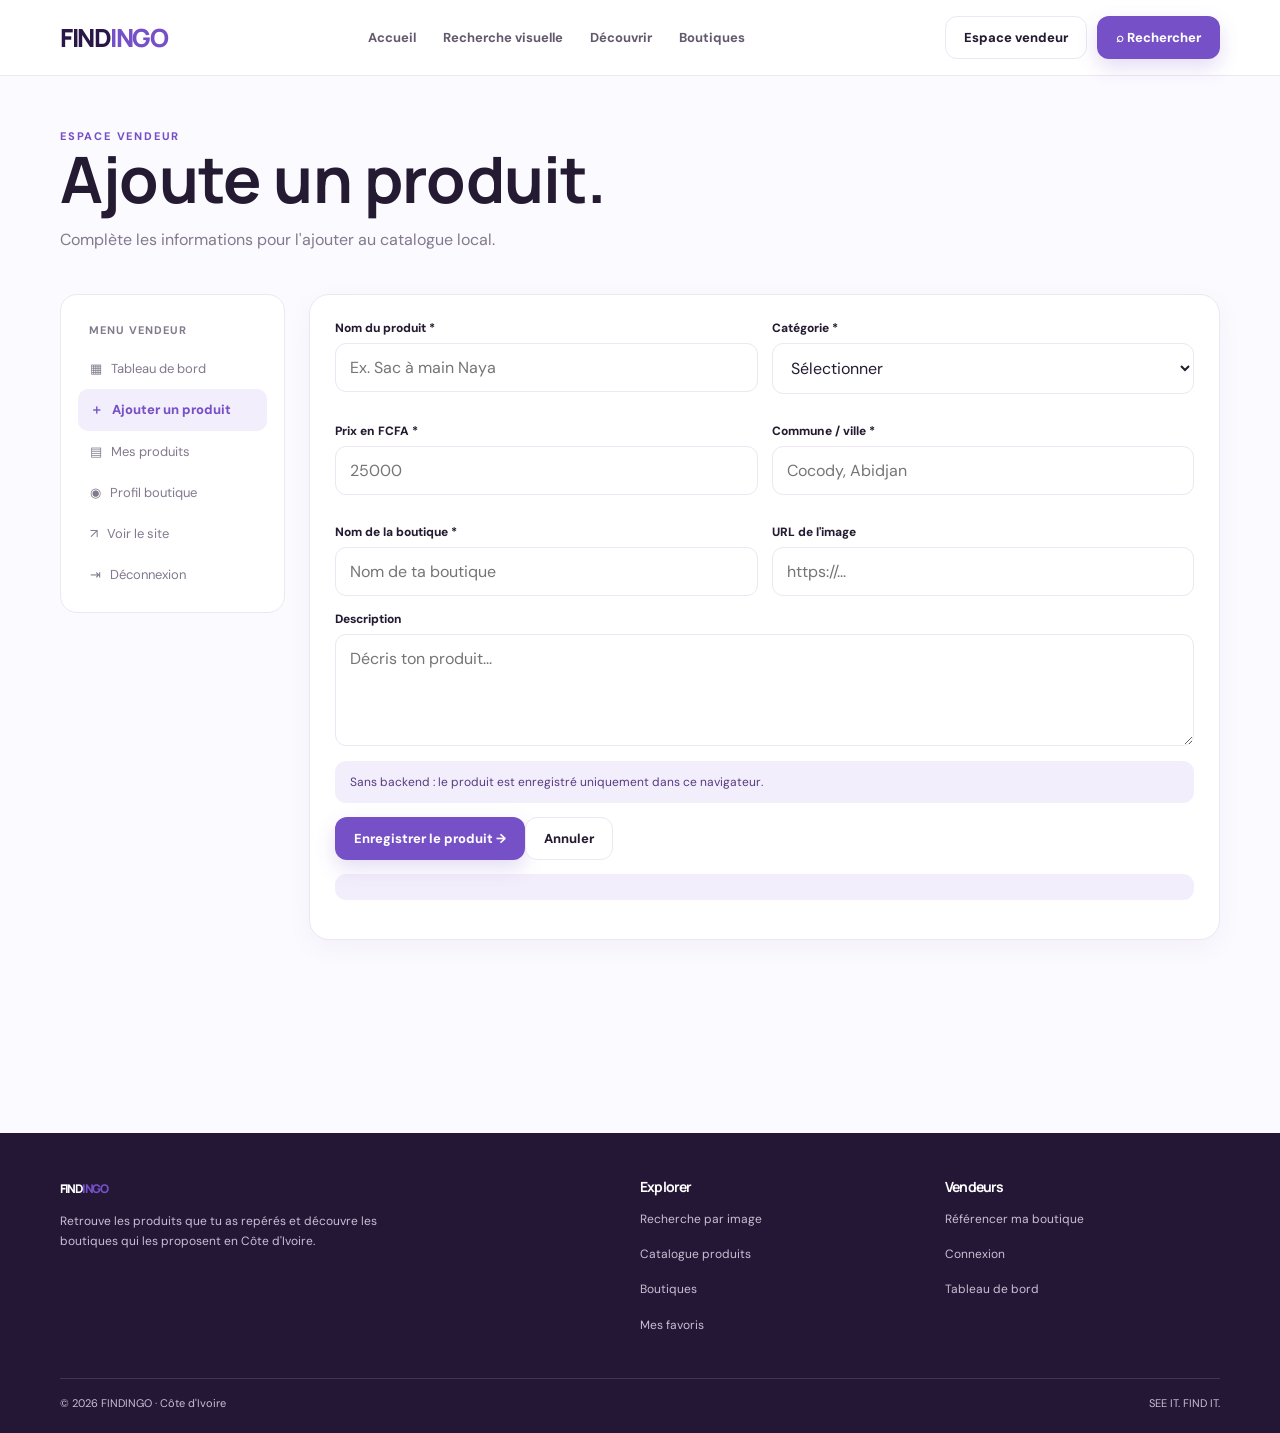
<file: pages/ajouter-produit.html>
<!doctype html><html lang="fr"><head><meta charset="utf-8"><meta name="viewport" content="width=device-width,initial-scale=1"><meta name="theme-color" content="#7650c7"><meta name="description" content="FINDINGO — Recherche visuelle de produits en Côte d'Ivoire."><title>Ajouter Produit | FINDINGO</title><link rel="stylesheet" href="../css/style.css"></head><body><main id="app" data-page="add"></main><script src="../js/data.js"></script><script src="../js/app.js"></script></body></html>
</file>
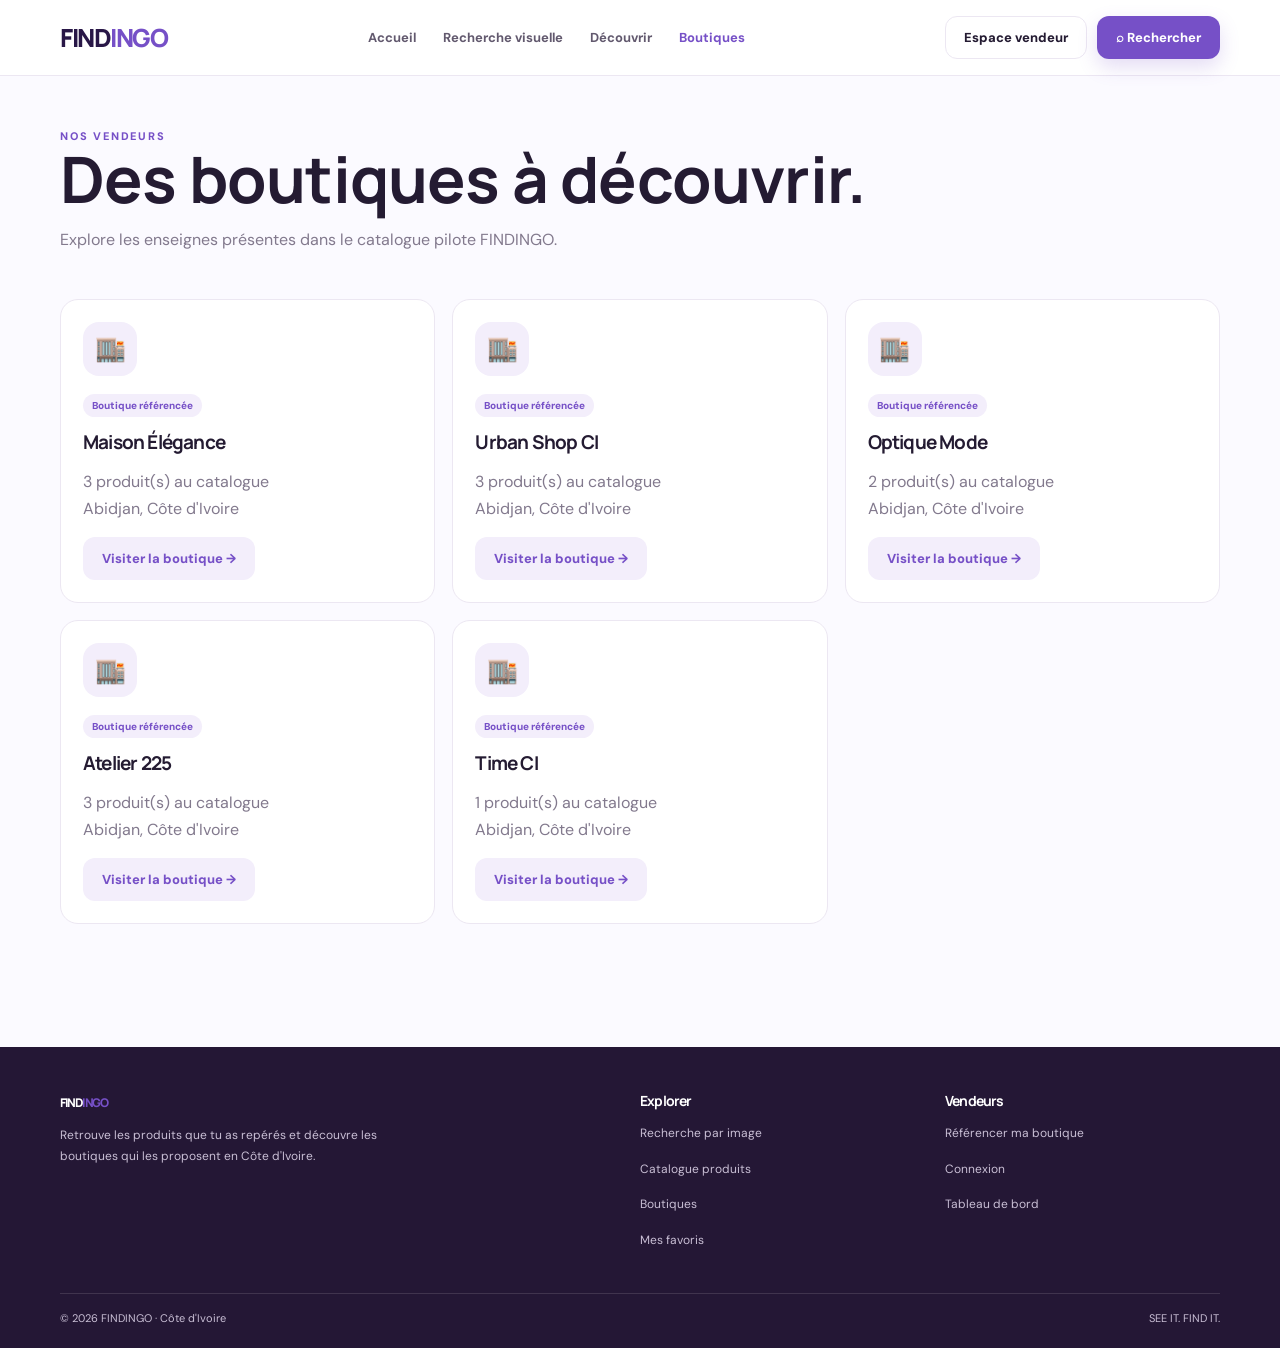
<file: pages/boutiques.html>
<!doctype html><html lang="fr"><head><meta charset="utf-8"><meta name="viewport" content="width=device-width,initial-scale=1"><meta name="theme-color" content="#7650c7"><meta name="description" content="FINDINGO — Recherche visuelle de produits en Côte d'Ivoire."><title>Boutiques | FINDINGO</title><link rel="stylesheet" href="../css/style.css"></head><body><main id="app" data-page="shops"></main><script src="../js/data.js"></script><script src="../js/app.js"></script></body></html>
</file>
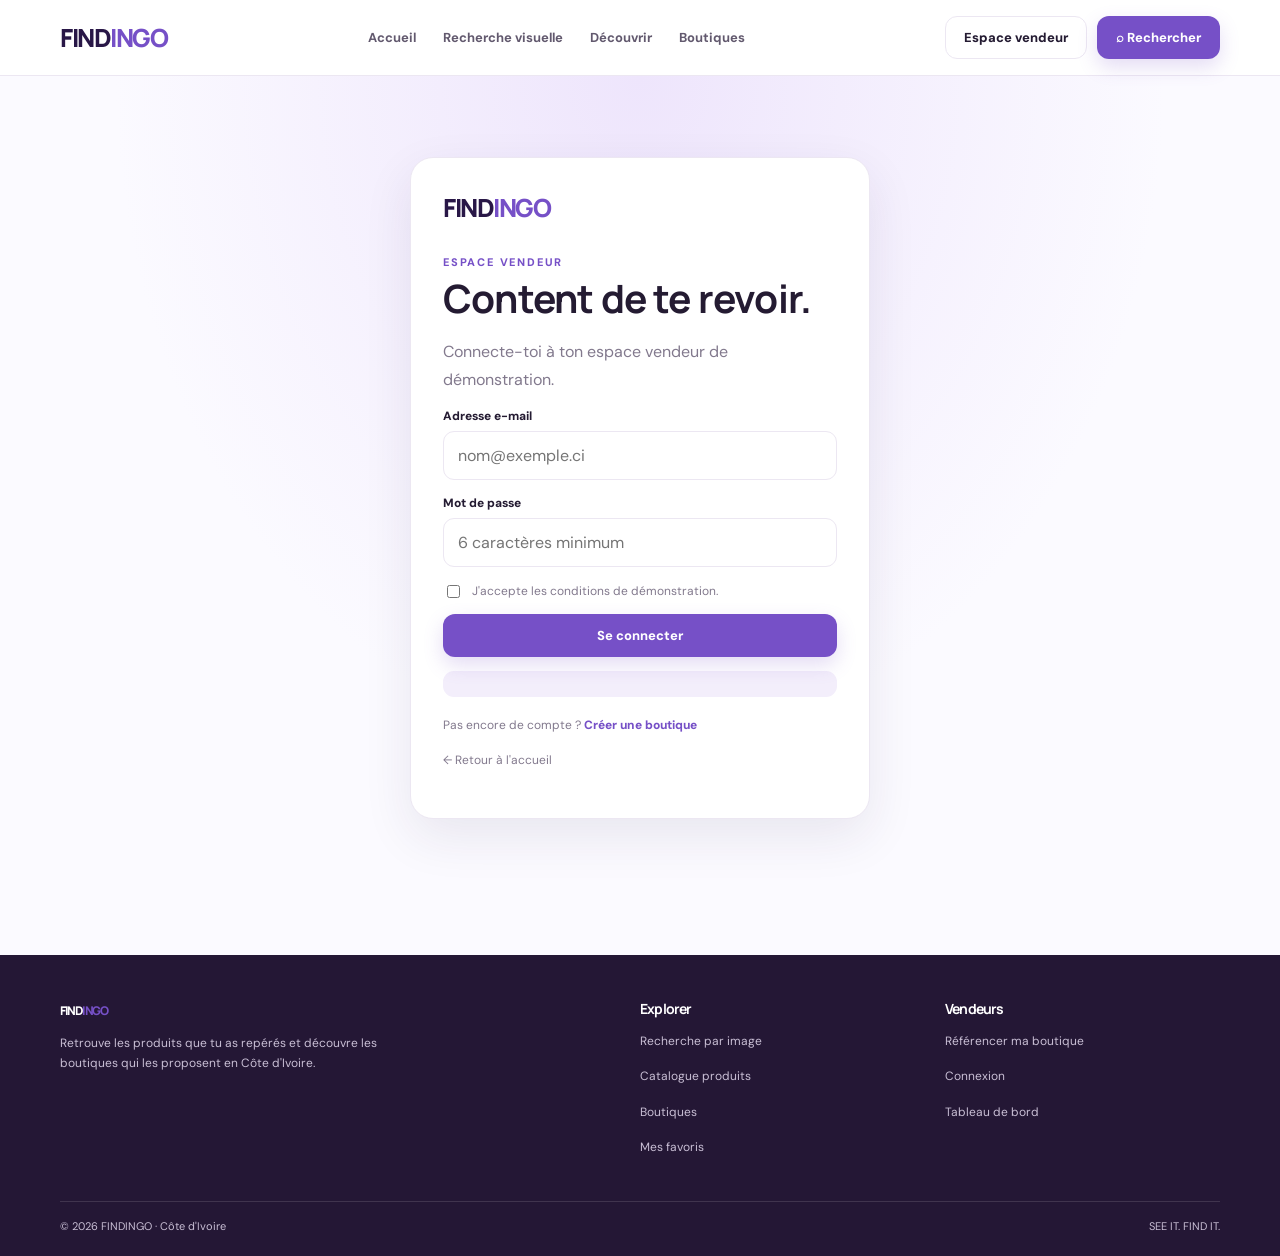
<file: pages/connexion.html>
<!doctype html><html lang="fr"><head><meta charset="utf-8"><meta name="viewport" content="width=device-width,initial-scale=1"><meta name="theme-color" content="#7650c7"><meta name="description" content="FINDINGO — Recherche visuelle de produits en Côte d'Ivoire."><title>Connexion | FINDINGO</title><link rel="stylesheet" href="../css/style.css"></head><body><main id="app" data-page="login"></main><script src="../js/data.js"></script><script src="../js/app.js"></script></body></html>
</file>
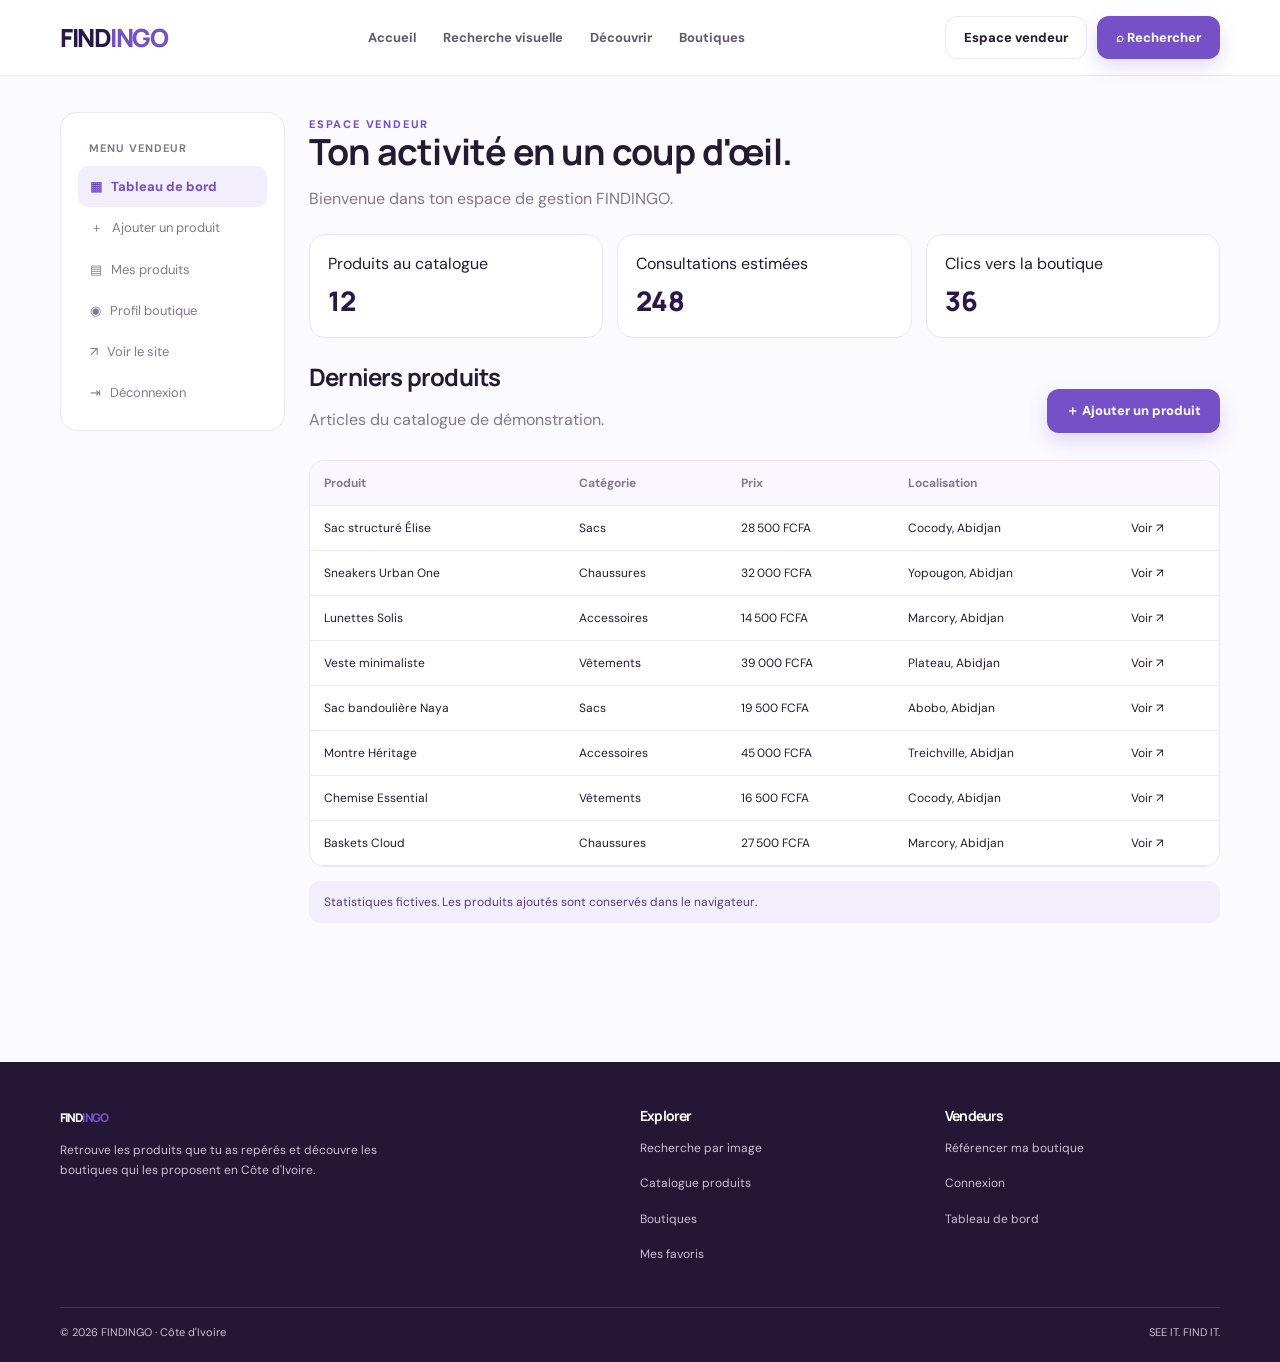
<file: pages/dashboard.html>
<!doctype html><html lang="fr"><head><meta charset="utf-8"><meta name="viewport" content="width=device-width,initial-scale=1"><meta name="theme-color" content="#7650c7"><meta name="description" content="FINDINGO — Recherche visuelle de produits en Côte d'Ivoire."><title>Dashboard | FINDINGO</title><link rel="stylesheet" href="../css/style.css"></head><body><main id="app" data-page="dashboard"></main><script src="../js/data.js"></script><script src="../js/app.js"></script></body></html>
</file>
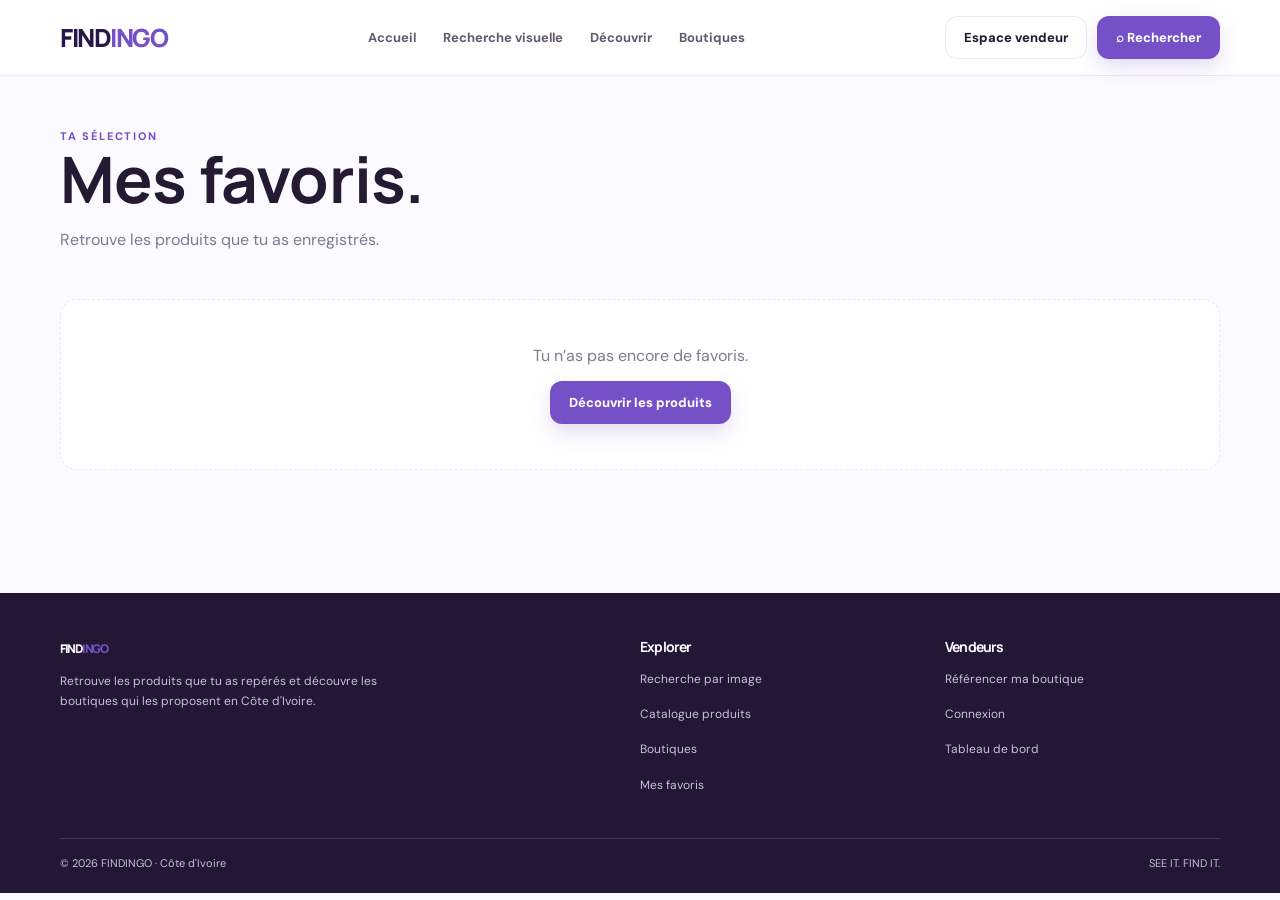
<file: pages/favoris.html>
<!doctype html><html lang="fr"><head><meta charset="utf-8"><meta name="viewport" content="width=device-width,initial-scale=1"><meta name="theme-color" content="#7650c7"><meta name="description" content="FINDINGO — Recherche visuelle de produits en Côte d'Ivoire."><title>Favoris | FINDINGO</title><link rel="stylesheet" href="../css/style.css"></head><body><main id="app" data-page="favorites"></main><script src="../js/data.js"></script><script src="../js/app.js"></script></body></html>
</file>
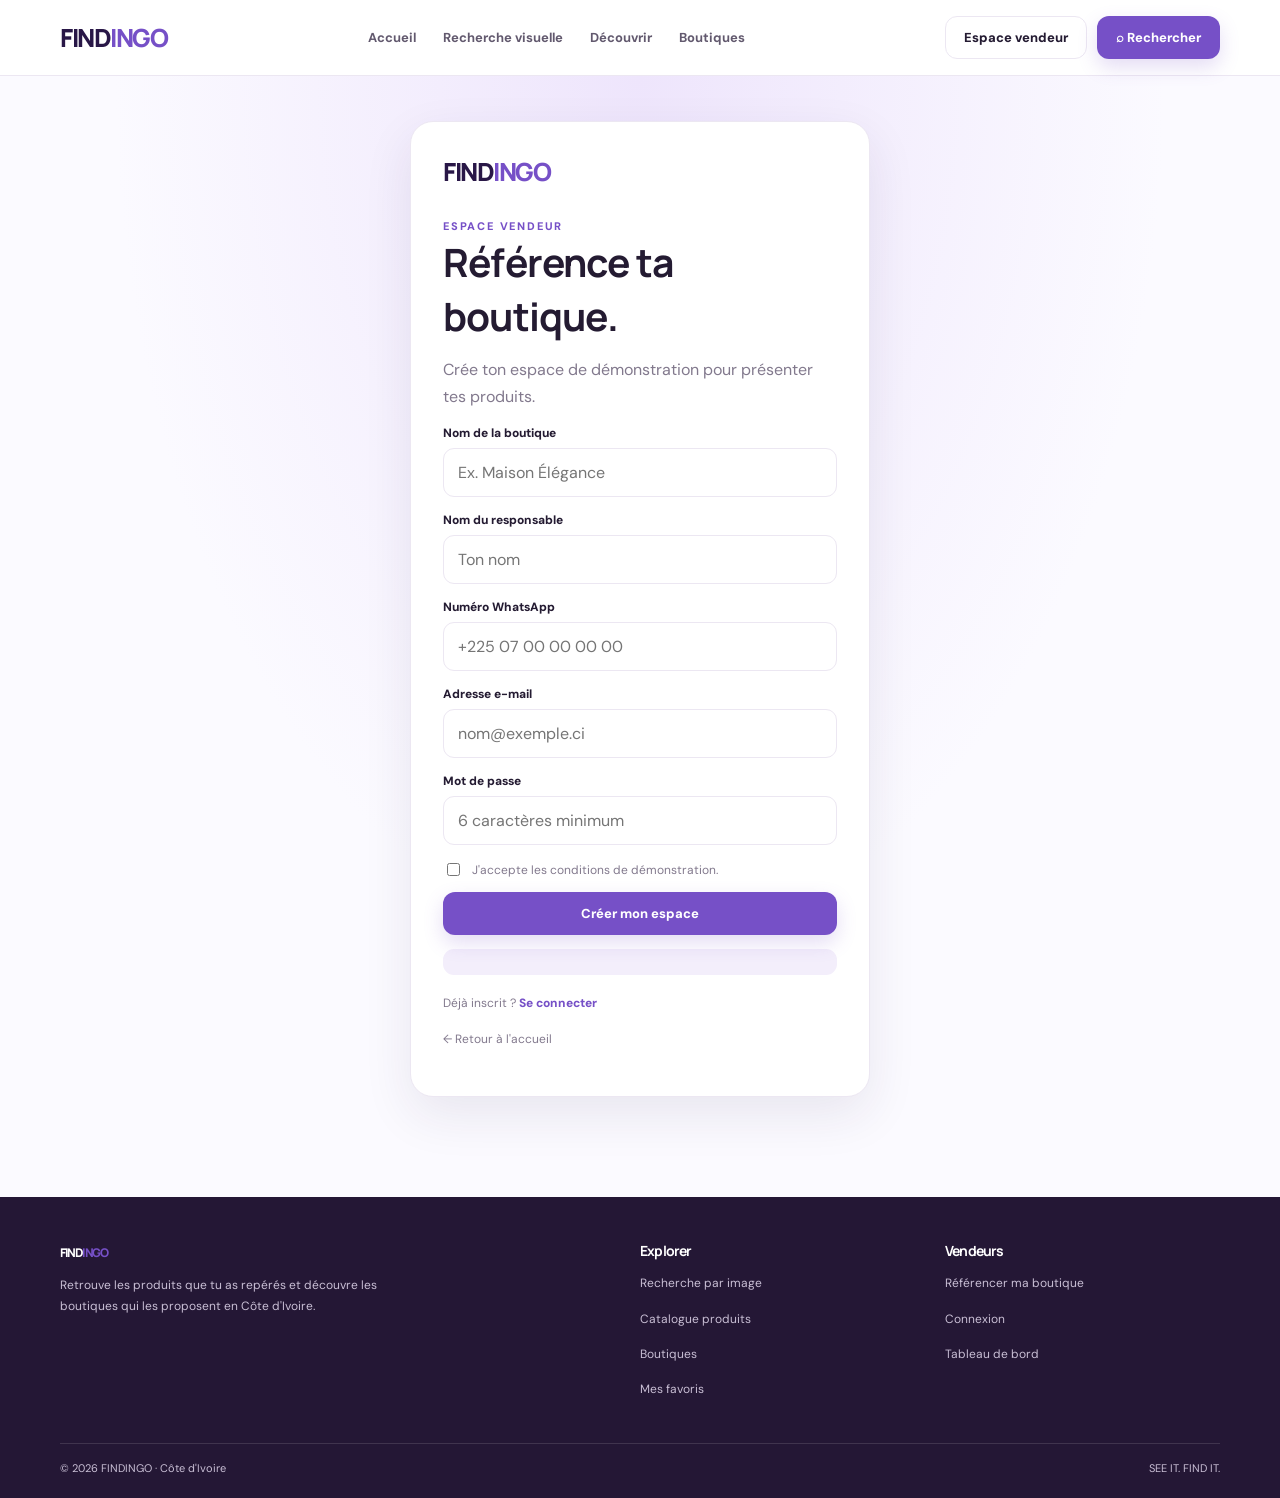
<file: pages/inscription.html>
<!doctype html><html lang="fr"><head><meta charset="utf-8"><meta name="viewport" content="width=device-width,initial-scale=1"><meta name="theme-color" content="#7650c7"><meta name="description" content="FINDINGO — Recherche visuelle de produits en Côte d'Ivoire."><title>Inscription | FINDINGO</title><link rel="stylesheet" href="../css/style.css"></head><body><main id="app" data-page="register"></main><script src="../js/data.js"></script><script src="../js/app.js"></script></body></html>
</file>
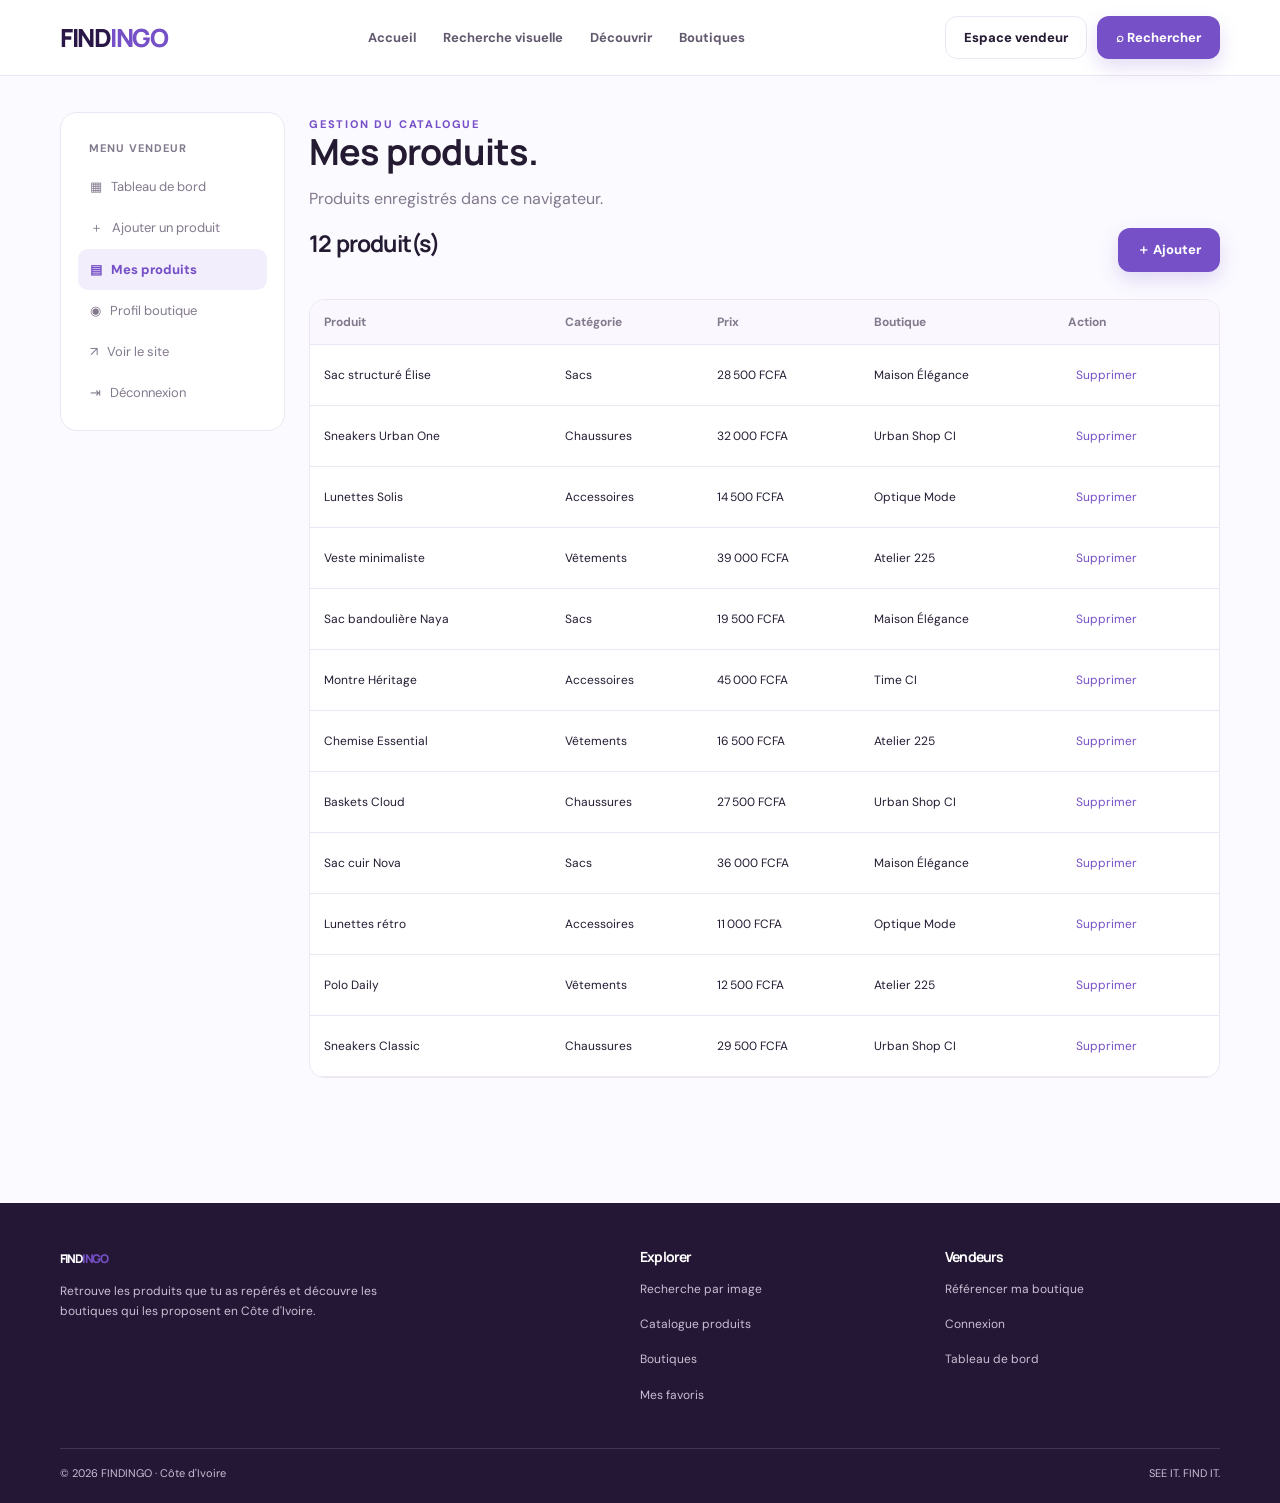
<file: pages/mes-produits.html>
<!doctype html><html lang="fr"><head><meta charset="utf-8"><meta name="viewport" content="width=device-width,initial-scale=1"><meta name="theme-color" content="#7650c7"><meta name="description" content="FINDINGO — Recherche visuelle de produits en Côte d'Ivoire."><title>Mes Produits | FINDINGO</title><link rel="stylesheet" href="../css/style.css"></head><body><main id="app" data-page="myproducts"></main><script src="../js/data.js"></script><script src="../js/app.js"></script></body></html>
</file>
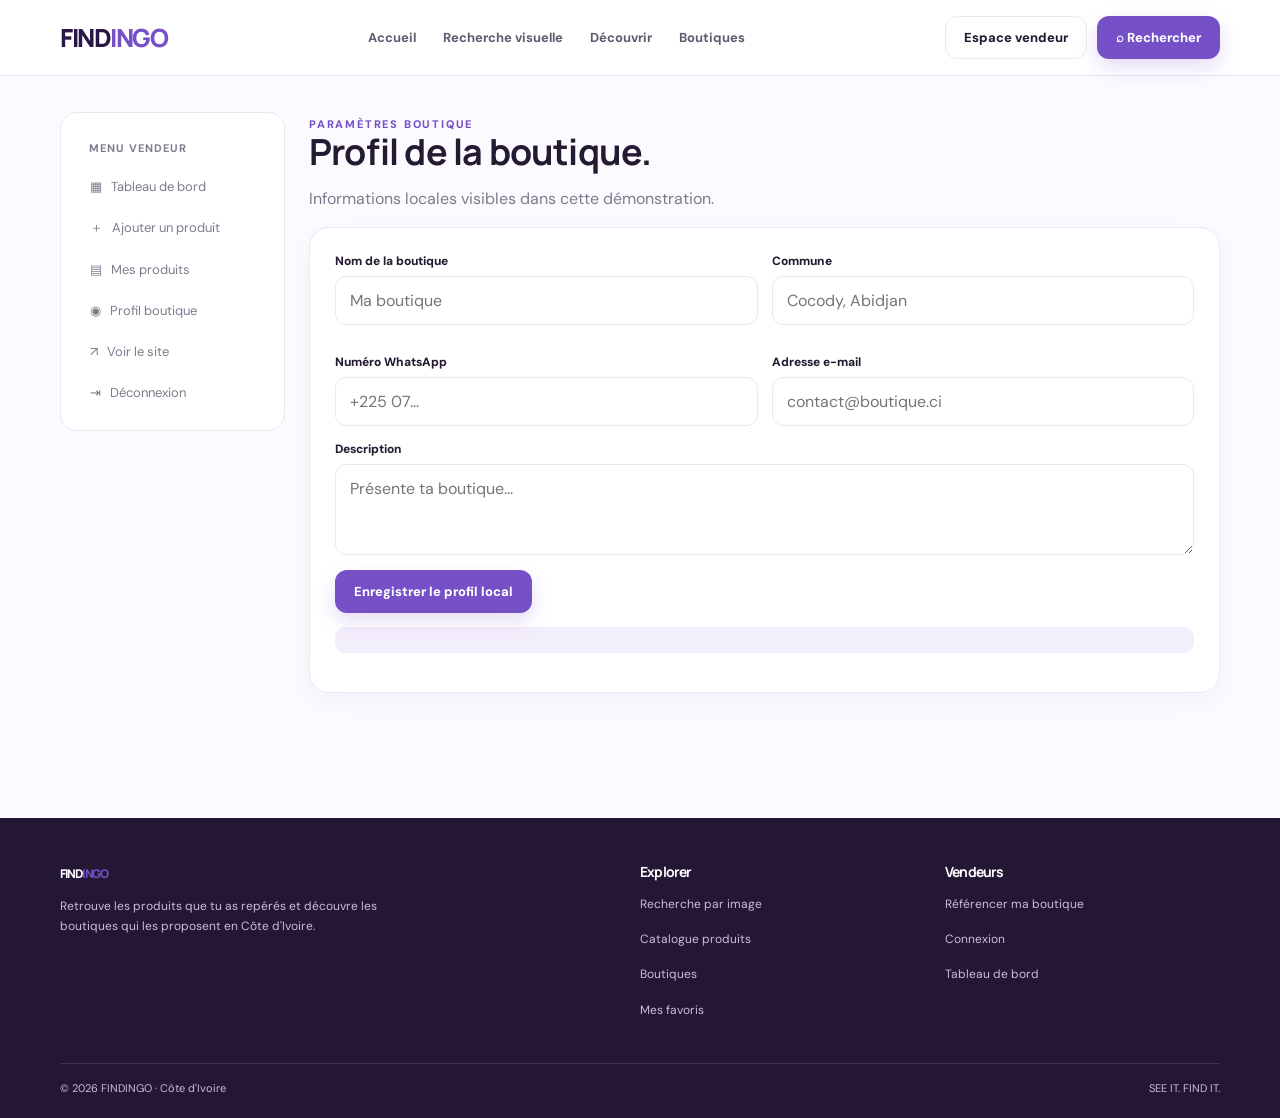
<file: pages/profil-boutique.html>
<!doctype html><html lang="fr"><head><meta charset="utf-8"><meta name="viewport" content="width=device-width,initial-scale=1"><meta name="theme-color" content="#7650c7"><meta name="description" content="FINDINGO — Recherche visuelle de produits en Côte d'Ivoire."><title>Profil Boutique | FINDINGO</title><link rel="stylesheet" href="../css/style.css"></head><body><main id="app" data-page="profile"></main><script src="../js/data.js"></script><script src="../js/app.js"></script></body></html>
</file>
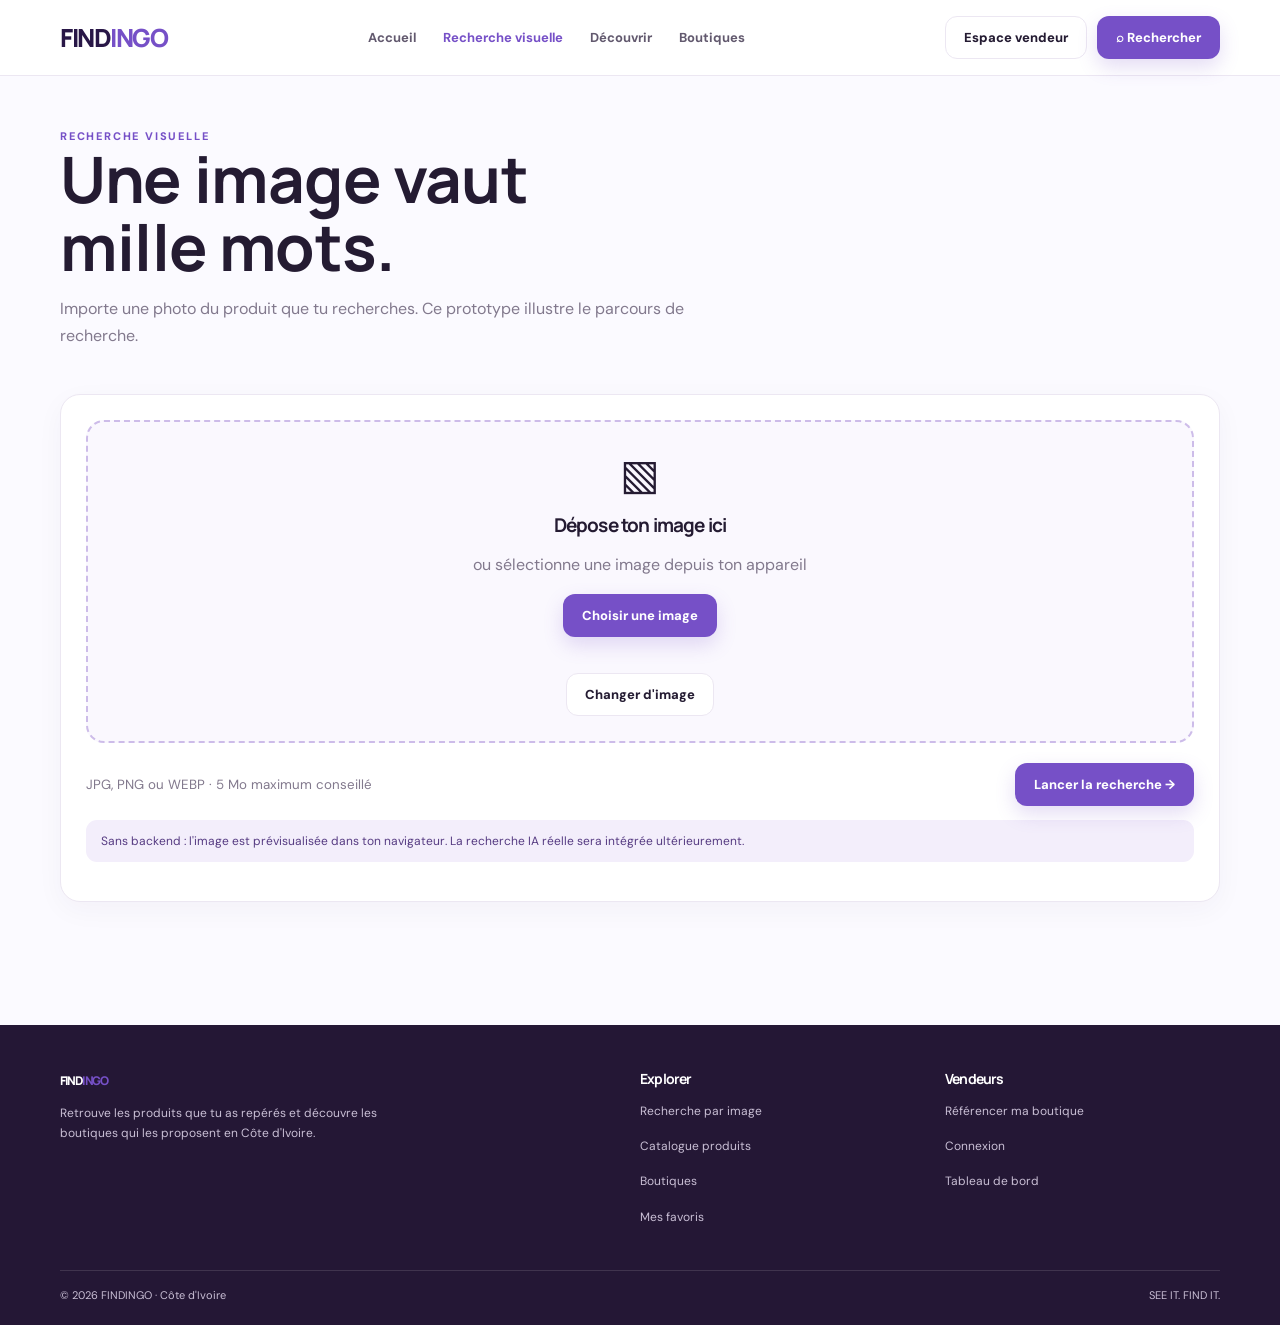
<file: pages/recherche.html>
<!doctype html><html lang="fr"><head><meta charset="utf-8"><meta name="viewport" content="width=device-width,initial-scale=1"><meta name="theme-color" content="#7650c7"><meta name="description" content="FINDINGO — Recherche visuelle de produits en Côte d'Ivoire."><title>Recherche | FINDINGO</title><link rel="stylesheet" href="../css/style.css"></head><body><main id="app" data-page="search"></main><script src="../js/data.js"></script><script src="../js/app.js"></script></body></html>
</file>
<file: css/style.css>
@import url('https://fonts.googleapis.com/css2?family=DM+Sans:wght@400;500;600;700&family=Manrope:wght@400;500;600;700;800&display=swap');
:root{--p:#7650c7;--p2:#9b78e4;--deep:#291747;--ink:#241b32;--muted:#82798d;--line:#ece7f2;--bg:#fbfaff;--soft:#f3eefb;--white:#fff;--shadow:0 18px 50px rgba(48,28,79,.09);--r:20px}
*{box-sizing:border-box}html{scroll-behavior:smooth}body{margin:0;background:var(--bg);color:var(--ink);font-family:"DM Sans",sans-serif}a{color:inherit;text-decoration:none}button,input,select,textarea{font:inherit}button{cursor:pointer}.container{width:min(1160px,calc(100% - 40px));margin:auto}
.header{height:76px;background:#ffffffed;border-bottom:1px solid var(--line);position:sticky;top:0;z-index:50;backdrop-filter:blur(16px)}.nav{height:100%;display:flex;align-items:center;justify-content:space-between;gap:22px}.brand{font:800 25px Manrope,sans-serif;letter-spacing:-1.5px;color:var(--deep)}.brand span{color:var(--p)}.navlinks{display:flex;gap:27px;align-items:center;font-size:13px;font-weight:700;color:#62596e}.navlinks a:hover,.navlinks a.active{color:var(--p)}.navright{display:flex;gap:10px;align-items:center}.menu-btn{display:none;background:none;border:0;font-size:25px;color:var(--deep)}
.btn{display:inline-flex;align-items:center;justify-content:center;gap:9px;padding:12px 18px;border-radius:12px;border:1px solid transparent;font-size:13px;font-weight:800;transition:.22s}.btn:hover{transform:translateY(-2px)}.primary{background:var(--p);color:white;box-shadow:0 8px 20px #7650c733}.primary:hover{background:#6240ad}.outline{background:white;border-color:var(--line);color:var(--ink)}.softbtn{background:var(--soft);color:var(--p)}.textbtn{background:none;color:var(--p);border:0;padding:8px}
.eyebrow{color:var(--p);font-size:11px;font-weight:800;letter-spacing:1.8px;text-transform:uppercase}h1,h2,h3,h4{font-family:Manrope,sans-serif;letter-spacing:-.8px;margin:0 0 13px}h1{font-size:clamp(38px,5.2vw,64px);line-height:1.07}h2{font-size:clamp(27px,3.2vw,39px)}h3{font-size:19px}p{color:var(--muted);line-height:1.7;margin:0 0 15px}.muted{color:var(--muted)}.small{font-size:12px}.section{padding:68px 0}.sectionhead{display:flex;justify-content:space-between;align-items:end;gap:20px;margin-bottom:27px}.sectionhead p{margin:0}
.hero{padding:75px 0 70px;background:radial-gradient(ellipse at 84% 20%,#eee5fc 0,transparent 38%),linear-gradient(180deg,#fff,#faf8fe)}.herogrid{display:grid;grid-template-columns:1.05fr .95fr;align-items:center;gap:58px}.hero p{font-size:16px;max-width:540px}.hero h1 span{color:var(--p)}.heroactions{display:flex;gap:12px;flex-wrap:wrap;margin-top:25px}.heroart{min-height:380px;border-radius:30px;background:linear-gradient(145deg,#eee6fb,#faf8fe);border:1px solid #e6ddf2;display:grid;place-items:center;position:relative;overflow:hidden}.heroart:before,.heroart:after{content:"";position:absolute;border:1px solid #d9c9f1;border-radius:50%;width:300px;height:300px}.heroart:after{width:390px;height:390px}.hero-product{z-index:1;width:270px;background:#fff;padding:13px;border-radius:21px;box-shadow:var(--shadow);transform:rotate(-5deg)}.hero-product img{width:100%;height:230px;object-fit:cover;border-radius:14px}.float-chip{position:absolute;z-index:2;background:white;border:1px solid var(--line);border-radius:14px;padding:12px 15px;box-shadow:var(--shadow);font-size:12px;font-weight:800}.chip-one{top:48px;left:20px}.chip-two{bottom:45px;right:17px}.searchstrip{margin-top:28px;padding:12px;background:#fff;border:1px solid var(--line);border-radius:17px;box-shadow:var(--shadow);display:flex;align-items:center;gap:12px;max-width:550px}.searchicon{width:45px;height:45px;border-radius:13px;background:var(--soft);display:grid;place-items:center;font-size:22px}.searchstrip>div:nth-child(2){flex:1}.searchstrip strong{display:block;font-size:13px}.searchstrip small{font-size:11px;color:var(--muted)}
.categories{display:grid;grid-template-columns:repeat(4,1fr);gap:15px}.category{background:#fff;border:1px solid var(--line);border-radius:17px;padding:21px;transition:.22s}.category:hover,.card:hover{transform:translateY(-4px);box-shadow:var(--shadow)}.category .emoji{font-size:30px;display:block;margin-bottom:13px}.category b{display:block}.category small{color:var(--muted);font-size:12px}
.grid-products{display:grid;grid-template-columns:repeat(4,1fr);gap:17px}.card{background:#fff;border:1px solid var(--line);border-radius:18px;overflow:hidden;position:relative;transition:.22s}.cardimg{width:100%;height:210px;object-fit:cover;display:block;background:var(--soft)}.cardbody{padding:15px}.cardtitle{font:700 14px Manrope,sans-serif;margin:9px 0 7px}.price{font-weight:800;color:var(--deep);font-size:16px}.cardmeta{font-size:11px;color:var(--muted);margin-top:7px}.pill{display:inline-flex;padding:5px 9px;border-radius:99px;background:var(--soft);color:var(--p);font-size:10px;font-weight:800}.heart{position:absolute;right:11px;top:11px;border:0;background:#fff;color:#7c718b;width:34px;height:34px;border-radius:50%;font-size:17px;box-shadow:0 4px 12px #0001}.heart.saved{color:#e05278}
.pageintro{padding:48px 0 25px}.pageintro p{max-width:650px}.panel{background:#fff;border:1px solid var(--line);border-radius:var(--r);padding:25px;box-shadow:0 8px 28px rgba(48,28,79,.04)}.uploadzone{border:2px dashed #cdbce9;background:#faf8fe;border-radius:18px;min-height:270px;display:grid;place-items:center;text-align:center;padding:25px;transition:.2s}.uploadzone.drag{background:#f0e8fc;border-color:var(--p)}.uploadzone input{display:none}.uploadsymbol{font-size:42px;margin-bottom:10px}.formgrid{display:grid;grid-template-columns:1fr 1fr;gap:14px}.field{display:flex;flex-direction:column;gap:7px;margin-bottom:15px}.field label{font-size:12px;font-weight:800}.field input,.field select,.field textarea{width:100%;padding:13px 14px;border:1px solid var(--line);border-radius:11px;background:#fff;outline:none;color:var(--ink)}.field input:focus,.field select:focus,.field textarea:focus{border-color:var(--p);box-shadow:0 0 0 3px #7650c71c}
.cataloglayout{display:grid;grid-template-columns:230px 1fr;gap:22px}.filters{align-self:start}.filtergroup{padding:15px 0;border-bottom:1px solid var(--line)}.filtergroup label{display:block;font-size:12px;color:var(--muted);margin:11px 0}.toolbar{display:flex;align-items:center;justify-content:space-between;gap:12px;margin-bottom:17px}.toolbar select{border:1px solid var(--line);padding:10px;border-radius:10px;background:#fff}.detailgrid{display:grid;grid-template-columns:1fr 1fr;gap:44px;padding:45px 0}.detailimg{width:100%;height:480px;object-fit:cover;border-radius:22px;background:var(--soft)}.detailprice{font:800 27px Manrope;color:var(--deep);margin:18px 0}.sellerline{display:flex;align-items:center;gap:12px;padding:15px 0;border-block:1px solid var(--line);margin:20px 0}.avatar{width:43px;height:43px;border-radius:50%;background:var(--soft);display:grid;place-items:center;color:var(--p);font-weight:800}
.shopgrid{display:grid;grid-template-columns:repeat(3,1fr);gap:17px}.shopcard{background:#fff;border:1px solid var(--line);border-radius:18px;padding:22px}.shopavatar{width:54px;height:54px;border-radius:16px;background:var(--soft);display:grid;place-items:center;font-size:25px;margin-bottom:17px}
.autharea{min-height:calc(100vh - 76px);display:grid;place-items:center;padding:45px 18px;background:radial-gradient(ellipse at 50% 0,#eee5fc,transparent 58%)}.authcard{width:min(460px,100%);background:#fff;border:1px solid var(--line);border-radius:23px;padding:32px;box-shadow:var(--shadow)}.authcard .brand{display:block;margin-bottom:25px}.checkline{display:flex;align-items:center;gap:9px;font-size:12px;color:var(--muted);margin:13px 0}
.dashboard{display:grid;grid-template-columns:225px 1fr;gap:24px;padding:36px 0 70px}.sidebar{height:max-content;background:#fff;border:1px solid var(--line);border-radius:17px;padding:17px}.sidebar b{display:block;padding:11px;font-size:11px;letter-spacing:1px;color:var(--muted)}.sidebar a{display:block;padding:12px;border-radius:10px;color:var(--muted);font-size:13px}.sidebar a.active,.sidebar a:hover{background:var(--soft);color:var(--p);font-weight:800}.stats{display:grid;grid-template-columns:repeat(3,1fr);gap:14px;margin:22px 0}.stat{background:#fff;border:1px solid var(--line);border-radius:16px;padding:18px}.stat strong{display:block;font:800 27px Manrope;color:var(--deep);margin-top:8px}.tablewrap{overflow:auto;background:#fff;border:1px solid var(--line);border-radius:15px}table{border-collapse:collapse;width:100%;min-width:580px}th,td{text-align:left;padding:14px;border-bottom:1px solid var(--line);font-size:12px}th{background:#faf8fe;color:var(--muted)}
.footer{background:#241735;color:white;padding:44px 0 23px;margin-top:55px}.footergrid{display:grid;grid-template-columns:2fr 1fr 1fr;gap:30px}.footer p,.footer a{color:#c9bfd5;font-size:12px}.footer h4{font-size:14px}.footerbottom{border-top:1px solid #ffffff20;margin-top:28px;padding-top:17px;color:#c9bfd5;font-size:11px}.notice{background:#f3eefb;color:#563b82;padding:13px 15px;border-radius:11px;font-size:12px;margin:14px 0}.toast{position:fixed;bottom:22px;right:22px;z-index:100;background:var(--deep);color:white;padding:14px 18px;border-radius:12px;box-shadow:var(--shadow);font-size:13px;opacity:0;transform:translateY(12px);pointer-events:none;transition:.25s}.toast.show{opacity:1;transform:translateY(0)}.empty{grid-column:1/-1;text-align:center;padding:45px;color:var(--muted);background:#fff;border:1px dashed var(--line);border-radius:17px}
@media(max-width:900px){.herogrid{grid-template-columns:1fr;gap:30px}.heroart{min-height:320px}.grid-products{grid-template-columns:repeat(3,1fr)}.navlinks{display:none;position:absolute;top:75px;left:0;right:0;background:#fff;padding:20px 25px;border-bottom:1px solid var(--line);flex-direction:column;align-items:flex-start}.navlinks.open{display:flex}.menu-btn{display:block}.navright .outline{display:none}.cataloglayout,.dashboard{grid-template-columns:1fr}.sidebar{display:flex;overflow:auto;gap:4px}.sidebar b{display:none}.sidebar a{white-space:nowrap}.shopgrid{grid-template-columns:repeat(2,1fr)}}
@media(max-width:620px){.container{width:calc(100% - 28px)}.header{height:68px}.navlinks{top:67px}.brand{font-size:22px}.navright .primary{padding:10px 12px;font-size:11px}.hero{padding:47px 0}.hero h1{font-size:42px}.heroart{min-height:280px}.hero-product{width:220px}.hero-product img{height:185px}.section{padding:48px 0}.sectionhead{align-items:flex-start;flex-direction:column}.categories{grid-template-columns:repeat(2,1fr);gap:10px}.category{padding:16px}.grid-products{grid-template-columns:repeat(2,1fr);gap:10px}.cardimg{height:155px}.cardbody{padding:11px}.cardtitle{font-size:12px}.price{font-size:14px}.formgrid{grid-template-columns:1fr}.shopgrid{grid-template-columns:1fr}.detailgrid{grid-template-columns:1fr;gap:22px}.detailimg{height:340px}.stats{grid-template-columns:1fr}.footergrid{grid-template-columns:1fr}.authcard{padding:24px}.pageintro{padding:37px 0 20px}}
</file>
